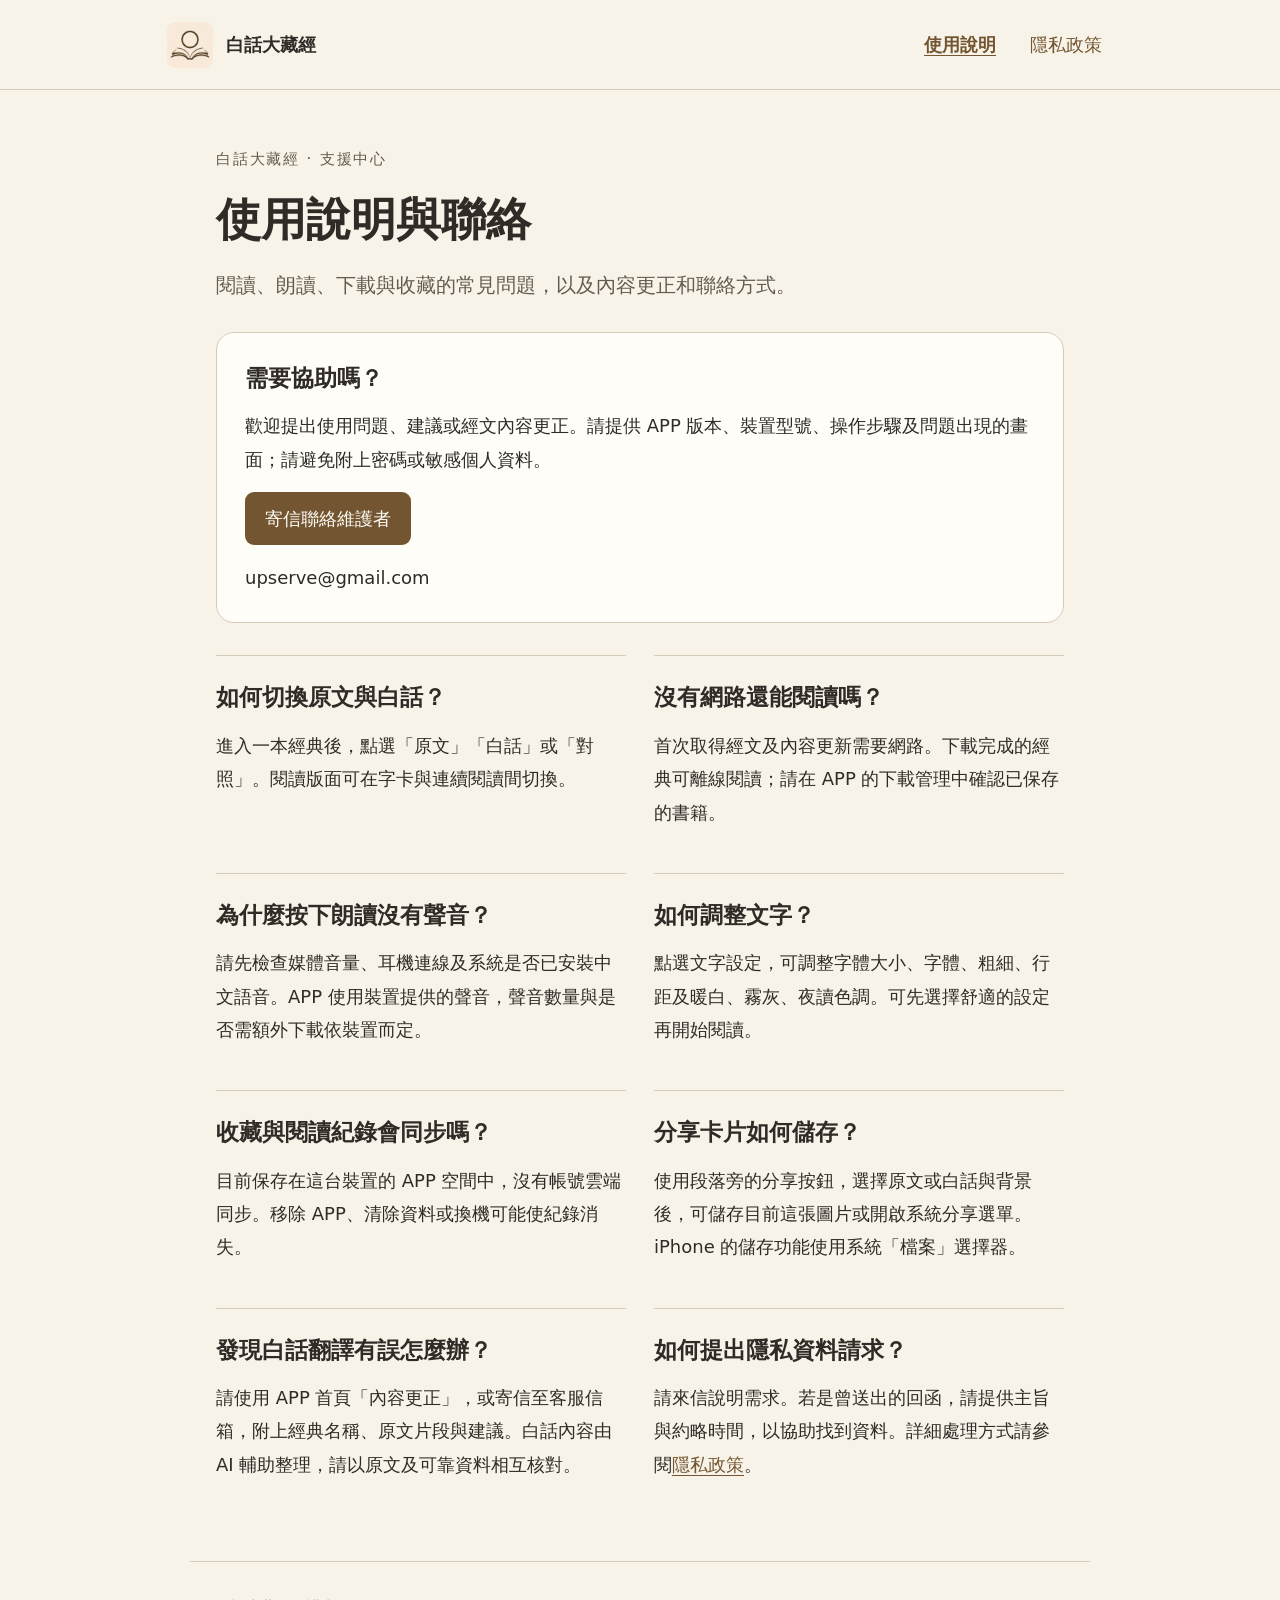
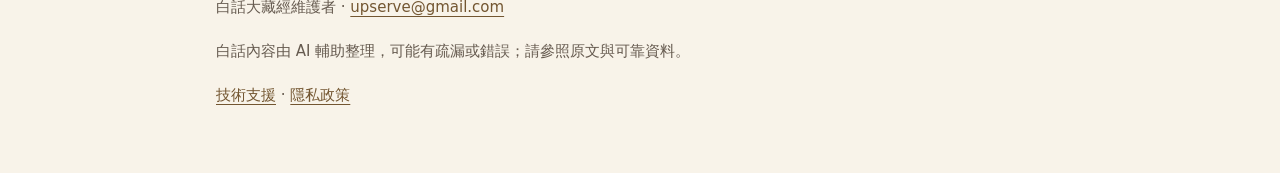
<file: index.html>
<!doctype html>
<html lang="zh-Hant"><head><meta charset="utf-8"><meta name="viewport" content="width=device-width, initial-scale=1">
<title>使用說明與聯絡｜白話大藏經</title><meta name="description" content="閱讀、朗讀、下載與收藏的常見問題，以及內容更正和聯絡方式。">
<link rel="icon" href="./app-icon.png"><link rel="stylesheet" href="./styles.css"></head>
<body><a class="skip" href="#main">跳到主要內容</a><header><div class="bar"><a class="brand" href="./index.html"><img src="./app-icon.png" alt="" width="48" height="48"><span>白話大藏經</span></a><nav aria-label="主要選單"><a aria-current="page" href="./index.html">使用說明</a><a  href="./privacy.html">隱私政策</a></nav></div></header>
<main id="main" tabindex="-1"><div class="eyebrow">白話大藏經 · 支援中心</div><h1>使用說明與聯絡</h1><p class="intro">閱讀、朗讀、下載與收藏的常見問題，以及內容更正和聯絡方式。</p><section class="contact"><h2>需要協助嗎？</h2><p>歡迎提出使用問題、建議或經文內容更正。請提供 APP 版本、裝置型號、操作步驟及問題出現的畫面；請避免附上密碼或敏感個人資料。</p><a class="button" href="mailto:upserve@gmail.com?subject=%E7%99%BD%E8%A9%B1%E5%A4%A7%E8%97%8F%E7%B6%93%EF%BD%9C%E4%BD%BF%E7%94%A8%E5%8D%94%E5%8A%A9">寄信聯絡維護者</a><p class="email">upserve@gmail.com</p></section>
<div class="questions">
<section><h2>如何切換原文與白話？</h2><p>進入一本經典後，點選「原文」「白話」或「對照」。閱讀版面可在字卡與連續閱讀間切換。</p></section>
<section><h2>沒有網路還能閱讀嗎？</h2><p>首次取得經文及內容更新需要網路。下載完成的經典可離線閱讀；請在 APP 的下載管理中確認已保存的書籍。</p></section>
<section><h2>為什麼按下朗讀沒有聲音？</h2><p>請先檢查媒體音量、耳機連線及系統是否已安裝中文語音。APP 使用裝置提供的聲音，聲音數量與是否需額外下載依裝置而定。</p></section>
<section><h2>如何調整文字？</h2><p>點選文字設定，可調整字體大小、字體、粗細、行距及暖白、霧灰、夜讀色調。可先選擇舒適的設定再開始閱讀。</p></section>
<section><h2>收藏與閱讀紀錄會同步嗎？</h2><p>目前保存在這台裝置的 APP 空間中，沒有帳號雲端同步。移除 APP、清除資料或換機可能使紀錄消失。</p></section>
<section><h2>分享卡片如何儲存？</h2><p>使用段落旁的分享按鈕，選擇原文或白話與背景後，可儲存目前這張圖片或開啟系統分享選單。iPhone 的儲存功能使用系統「檔案」選擇器。</p></section>
<section><h2>發現白話翻譯有誤怎麼辦？</h2><p>請使用 APP 首頁「內容更正」，或寄信至客服信箱，附上經典名稱、原文片段與建議。白話內容由 AI 輔助整理，請以原文及可靠資料相互核對。</p></section>
<section><h2>如何提出隱私資料請求？</h2><p>請來信說明需求。若是曾送出的回函，請提供主旨與約略時間，以協助找到資料。詳細處理方式請參閱<a href="./privacy.html">隱私政策</a>。</p></section></div></main>
<footer><p>白話大藏經維護者 · <a href="mailto:upserve@gmail.com">upserve@gmail.com</a></p><p>白話內容由 AI 輔助整理，可能有疏漏或錯誤；請參照原文與可靠資料。</p><p><a href="./index.html">技術支援</a> · <a href="./privacy.html">隱私政策</a></p></footer></body></html>
</file>
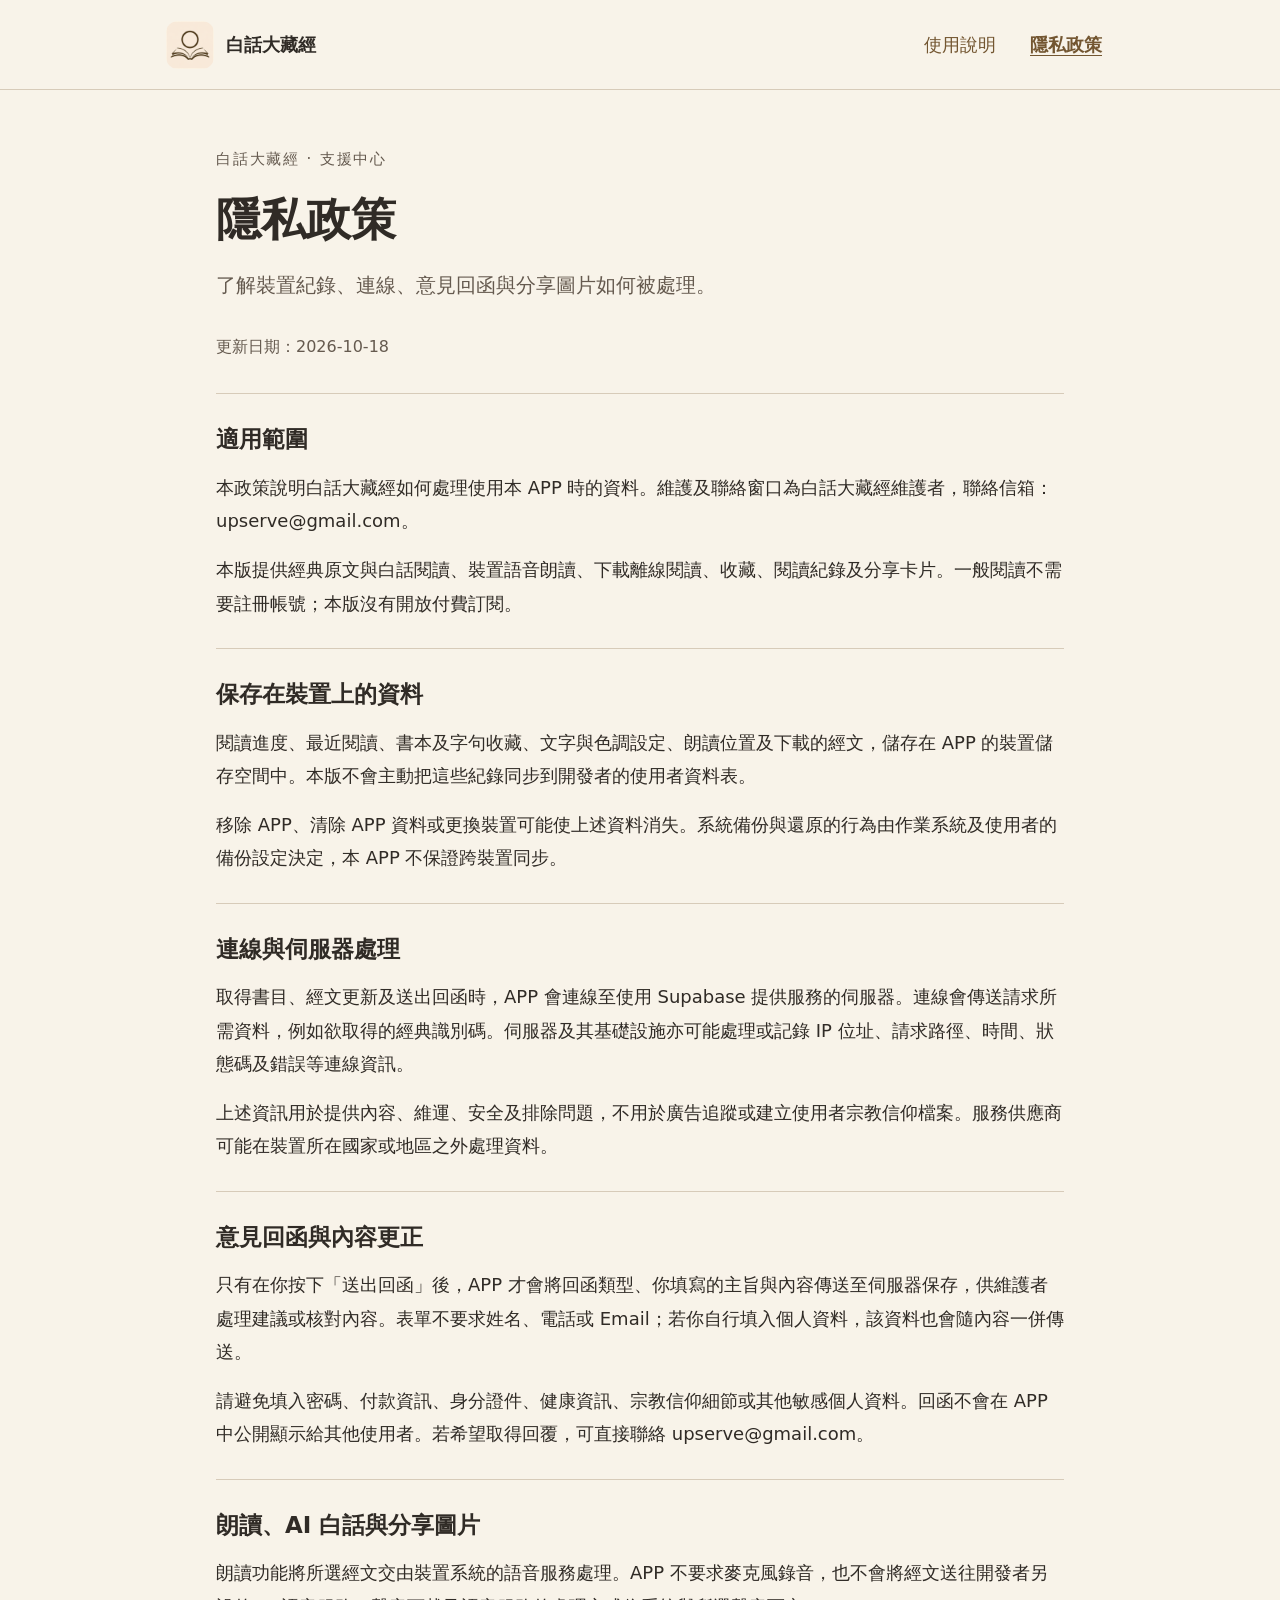
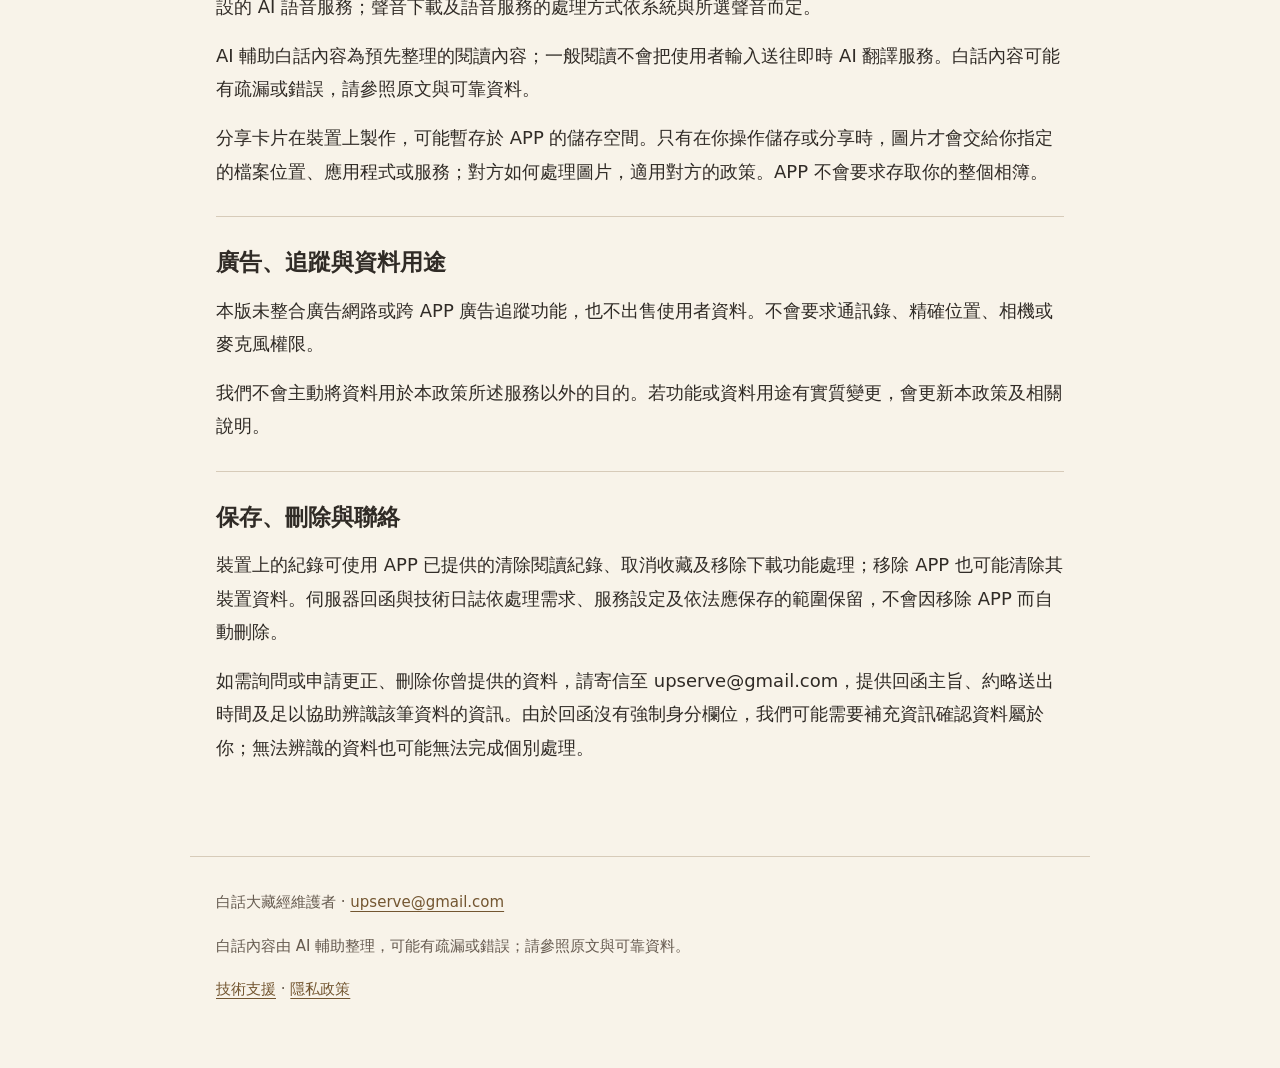
<file: privacy.html>
<!doctype html>
<html lang="zh-Hant"><head><meta charset="utf-8"><meta name="viewport" content="width=device-width, initial-scale=1">
<title>隱私政策｜白話大藏經</title><meta name="description" content="了解裝置紀錄、連線、意見回函與分享圖片如何被處理。">
<link rel="icon" href="./app-icon.png"><link rel="stylesheet" href="./styles.css"></head>
<body><a class="skip" href="#main">跳到主要內容</a><header><div class="bar"><a class="brand" href="./index.html"><img src="./app-icon.png" alt="" width="48" height="48"><span>白話大藏經</span></a><nav aria-label="主要選單"><a  href="./index.html">使用說明</a><a aria-current="page" href="./privacy.html">隱私政策</a></nav></div></header>
<main id="main" tabindex="-1"><div class="eyebrow">白話大藏經 · 支援中心</div><h1>隱私政策</h1><p class="intro">了解裝置紀錄、連線、意見回函與分享圖片如何被處理。</p><p class="date">更新日期：2026-10-18</p><article><section><h2>適用範圍</h2><p>本政策說明白話大藏經如何處理使用本 APP 時的資料。維護及聯絡窗口為白話大藏經維護者，聯絡信箱：upserve@gmail.com。</p><p>本版提供經典原文與白話閱讀、裝置語音朗讀、下載離線閱讀、收藏、閱讀紀錄及分享卡片。一般閱讀不需要註冊帳號；本版沒有開放付費訂閱。</p></section><section><h2>保存在裝置上的資料</h2><p>閱讀進度、最近閱讀、書本及字句收藏、文字與色調設定、朗讀位置及下載的經文，儲存在 APP 的裝置儲存空間中。本版不會主動把這些紀錄同步到開發者的使用者資料表。</p><p>移除 APP、清除 APP 資料或更換裝置可能使上述資料消失。系統備份與還原的行為由作業系統及使用者的備份設定決定，本 APP 不保證跨裝置同步。</p></section><section><h2>連線與伺服器處理</h2><p>取得書目、經文更新及送出回函時，APP 會連線至使用 Supabase 提供服務的伺服器。連線會傳送請求所需資料，例如欲取得的經典識別碼。伺服器及其基礎設施亦可能處理或記錄 IP 位址、請求路徑、時間、狀態碼及錯誤等連線資訊。</p><p>上述資訊用於提供內容、維運、安全及排除問題，不用於廣告追蹤或建立使用者宗教信仰檔案。服務供應商可能在裝置所在國家或地區之外處理資料。</p></section><section><h2>意見回函與內容更正</h2><p>只有在你按下「送出回函」後，APP 才會將回函類型、你填寫的主旨與內容傳送至伺服器保存，供維護者處理建議或核對內容。表單不要求姓名、電話或 Email；若你自行填入個人資料，該資料也會隨內容一併傳送。</p><p>請避免填入密碼、付款資訊、身分證件、健康資訊、宗教信仰細節或其他敏感個人資料。回函不會在 APP 中公開顯示給其他使用者。若希望取得回覆，可直接聯絡 upserve@gmail.com。</p></section><section><h2>朗讀、AI 白話與分享圖片</h2><p>朗讀功能將所選經文交由裝置系統的語音服務處理。APP 不要求麥克風錄音，也不會將經文送往開發者另設的 AI 語音服務；聲音下載及語音服務的處理方式依系統與所選聲音而定。</p><p>AI 輔助白話內容為預先整理的閱讀內容；一般閱讀不會把使用者輸入送往即時 AI 翻譯服務。白話內容可能有疏漏或錯誤，請參照原文與可靠資料。</p><p>分享卡片在裝置上製作，可能暫存於 APP 的儲存空間。只有在你操作儲存或分享時，圖片才會交給你指定的檔案位置、應用程式或服務；對方如何處理圖片，適用對方的政策。APP 不會要求存取你的整個相簿。</p></section><section><h2>廣告、追蹤與資料用途</h2><p>本版未整合廣告網路或跨 APP 廣告追蹤功能，也不出售使用者資料。不會要求通訊錄、精確位置、相機或麥克風權限。</p><p>我們不會主動將資料用於本政策所述服務以外的目的。若功能或資料用途有實質變更，會更新本政策及相關說明。</p></section><section><h2>保存、刪除與聯絡</h2><p>裝置上的紀錄可使用 APP 已提供的清除閱讀紀錄、取消收藏及移除下載功能處理；移除 APP 也可能清除其裝置資料。伺服器回函與技術日誌依處理需求、服務設定及依法應保存的範圍保留，不會因移除 APP 而自動刪除。</p><p>如需詢問或申請更正、刪除你曾提供的資料，請寄信至 upserve@gmail.com，提供回函主旨、約略送出時間及足以協助辨識該筆資料的資訊。由於回函沒有強制身分欄位，我們可能需要補充資訊確認資料屬於你；無法辨識的資料也可能無法完成個別處理。</p></section></article></main>
<footer><p>白話大藏經維護者 · <a href="mailto:upserve@gmail.com">upserve@gmail.com</a></p><p>白話內容由 AI 輔助整理，可能有疏漏或錯誤；請參照原文與可靠資料。</p><p><a href="./index.html">技術支援</a> · <a href="./privacy.html">隱私政策</a></p></footer></body></html>
</file>
<file: styles.css>
:root{color-scheme:light dark;--paper:#f8f3e9;--surface:#fffdf7;--ink:#302b26;--muted:#655a4f;--accent:#735631;--line:#d7cbb9}*{box-sizing:border-box}html{scroll-behavior:auto}body{margin:0;background:var(--paper);color:var(--ink);font:18px/1.85 system-ui,-apple-system,"Microsoft JhengHei",sans-serif}a{color:var(--accent);text-underline-offset:4px;overflow-wrap:anywhere}a:focus-visible{outline:3px solid var(--accent);outline-offset:5px}.skip{position:absolute;left:12px;top:-100px;background:var(--surface);padding:10px}.skip:focus{top:10px;z-index:2}header{border-bottom:1px solid var(--line)}.bar{max-width:1000px;margin:auto;padding:20px 26px;display:flex;align-items:center;justify-content:space-between;gap:20px;flex-wrap:wrap}.brand{display:flex;align-items:center;gap:12px;text-decoration:none;color:var(--ink);font-weight:650}.brand img{border-radius:12px}nav{display:flex;gap:10px;flex-wrap:wrap}nav a{padding:8px 12px;min-height:44px;text-decoration:none}nav [aria-current]{text-decoration:underline;font-weight:650}main{max-width:900px;margin:0 auto;padding:56px 26px 64px}.eyebrow{font-size:15px;letter-spacing:.12em;color:var(--muted)}h1{font-size:clamp(32px,5vw,45px);line-height:1.35;font-weight:650;margin:16px 0}h2{font-size:23px;line-height:1.5;margin:0 0 14px;font-weight:650}p{margin:0 0 16px;overflow-wrap:anywhere}.intro{font-size:20px;color:var(--muted);margin-bottom:28px}.date{font-size:16px;color:var(--muted);margin-bottom:32px}article section{border-top:1px solid var(--line);padding:28px 0 12px}.contact{padding:28px;background:var(--surface);border:1px solid var(--line);border-radius:18px;margin-bottom:32px}.button{display:inline-flex;align-items:center;justify-content:center;min-height:48px;padding:10px 20px;background:var(--accent);color:var(--surface);text-decoration:none;border-radius:9px}.email{margin:16px 0 0;overflow-wrap:anywhere}.questions{display:grid;grid-template-columns:1fr 1fr;gap:28px}.questions section{border-top:1px solid var(--line);padding-top:24px}footer{max-width:900px;margin:auto;padding:32px 26px 48px;border-top:1px solid var(--line);font-size:15px;color:var(--muted)}@media(max-width:640px){.bar{padding:16px 20px;gap:10px}.brand{font-size:18px}nav a{padding-left:0;padding-right:14px}main{padding:34px 20px 48px}.questions{grid-template-columns:1fr;gap:12px}.contact{padding:22px}h2{font-size:22px}}@media(prefers-color-scheme:dark){:root{--paper:#242627;--surface:#303233;--ink:#f3ede2;--muted:#c9c2b6;--accent:#e7c68d;--line:#64615b}.button{color:#242627}}@media print{body{background:white;color:black}header,footer{display:none}main{padding:0;max-width:none}article section{break-inside:avoid}a{color:black}.questions{display:block}}
</file>
